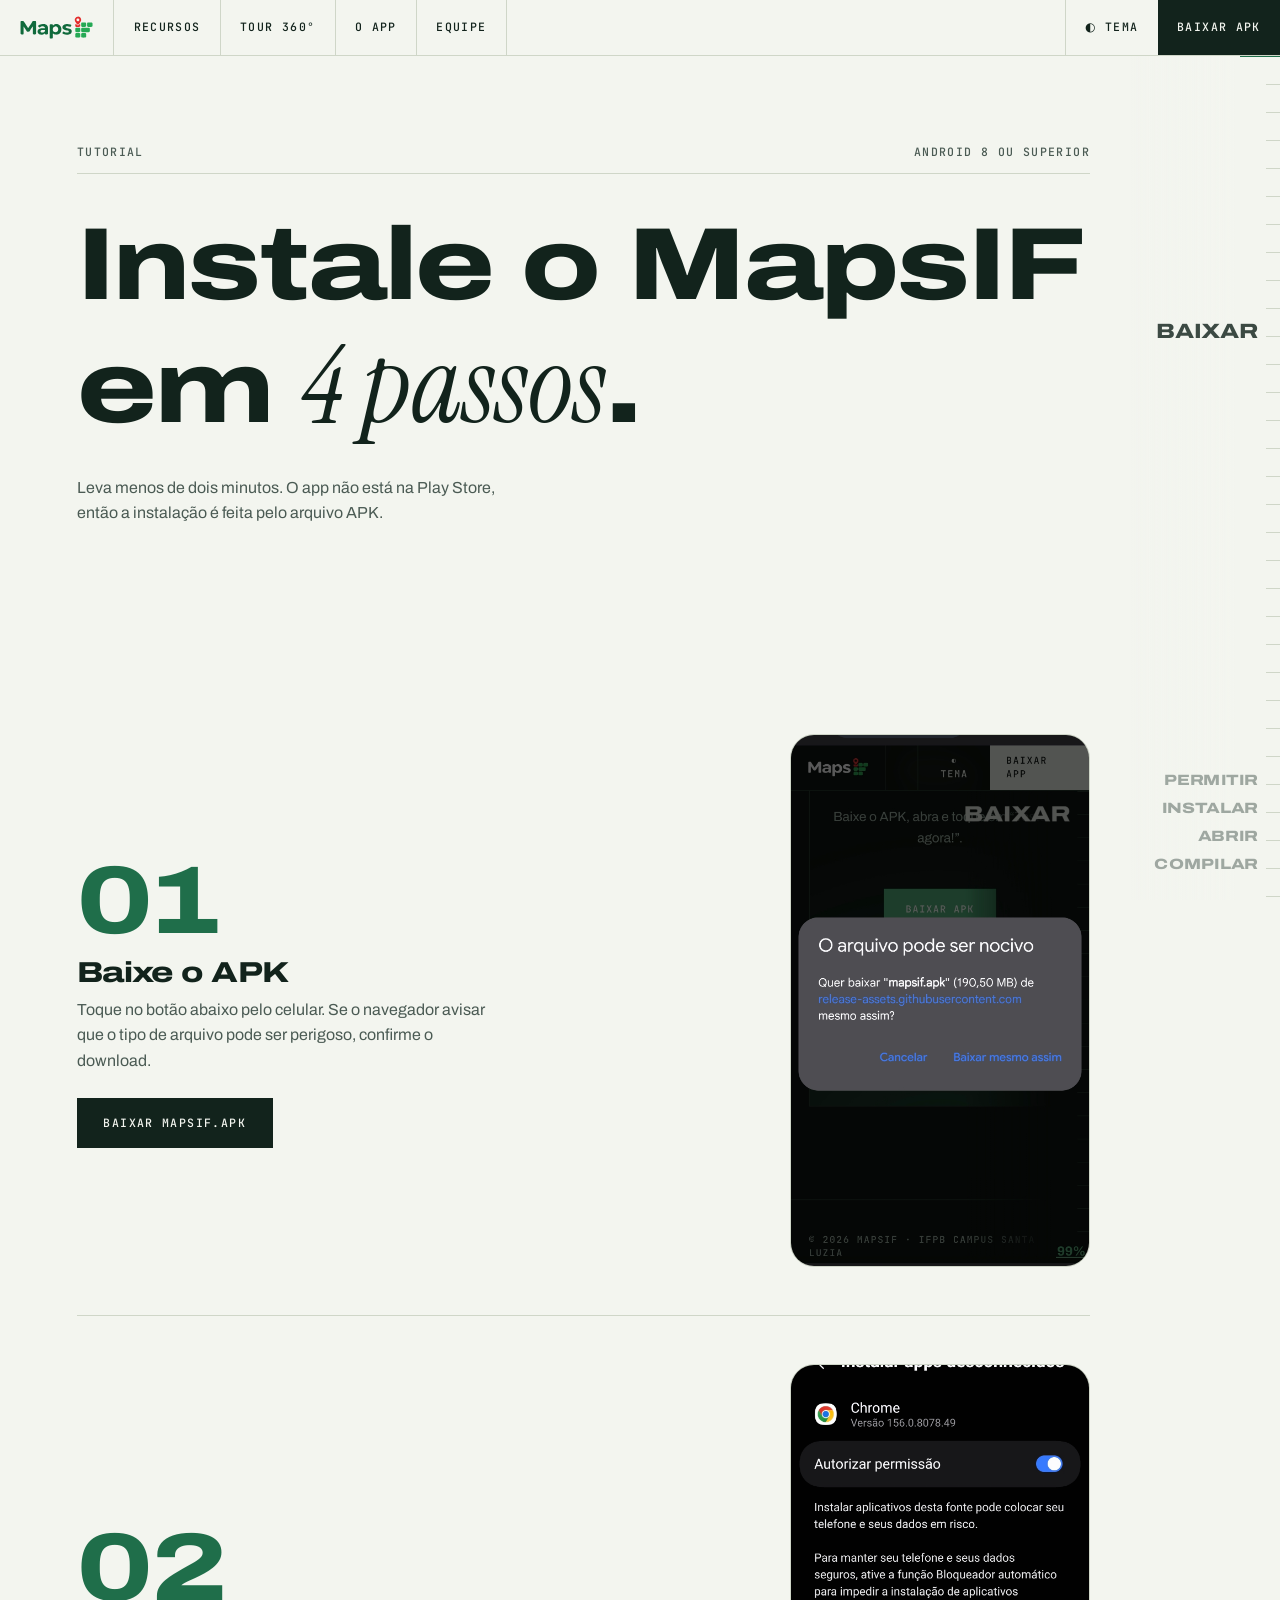
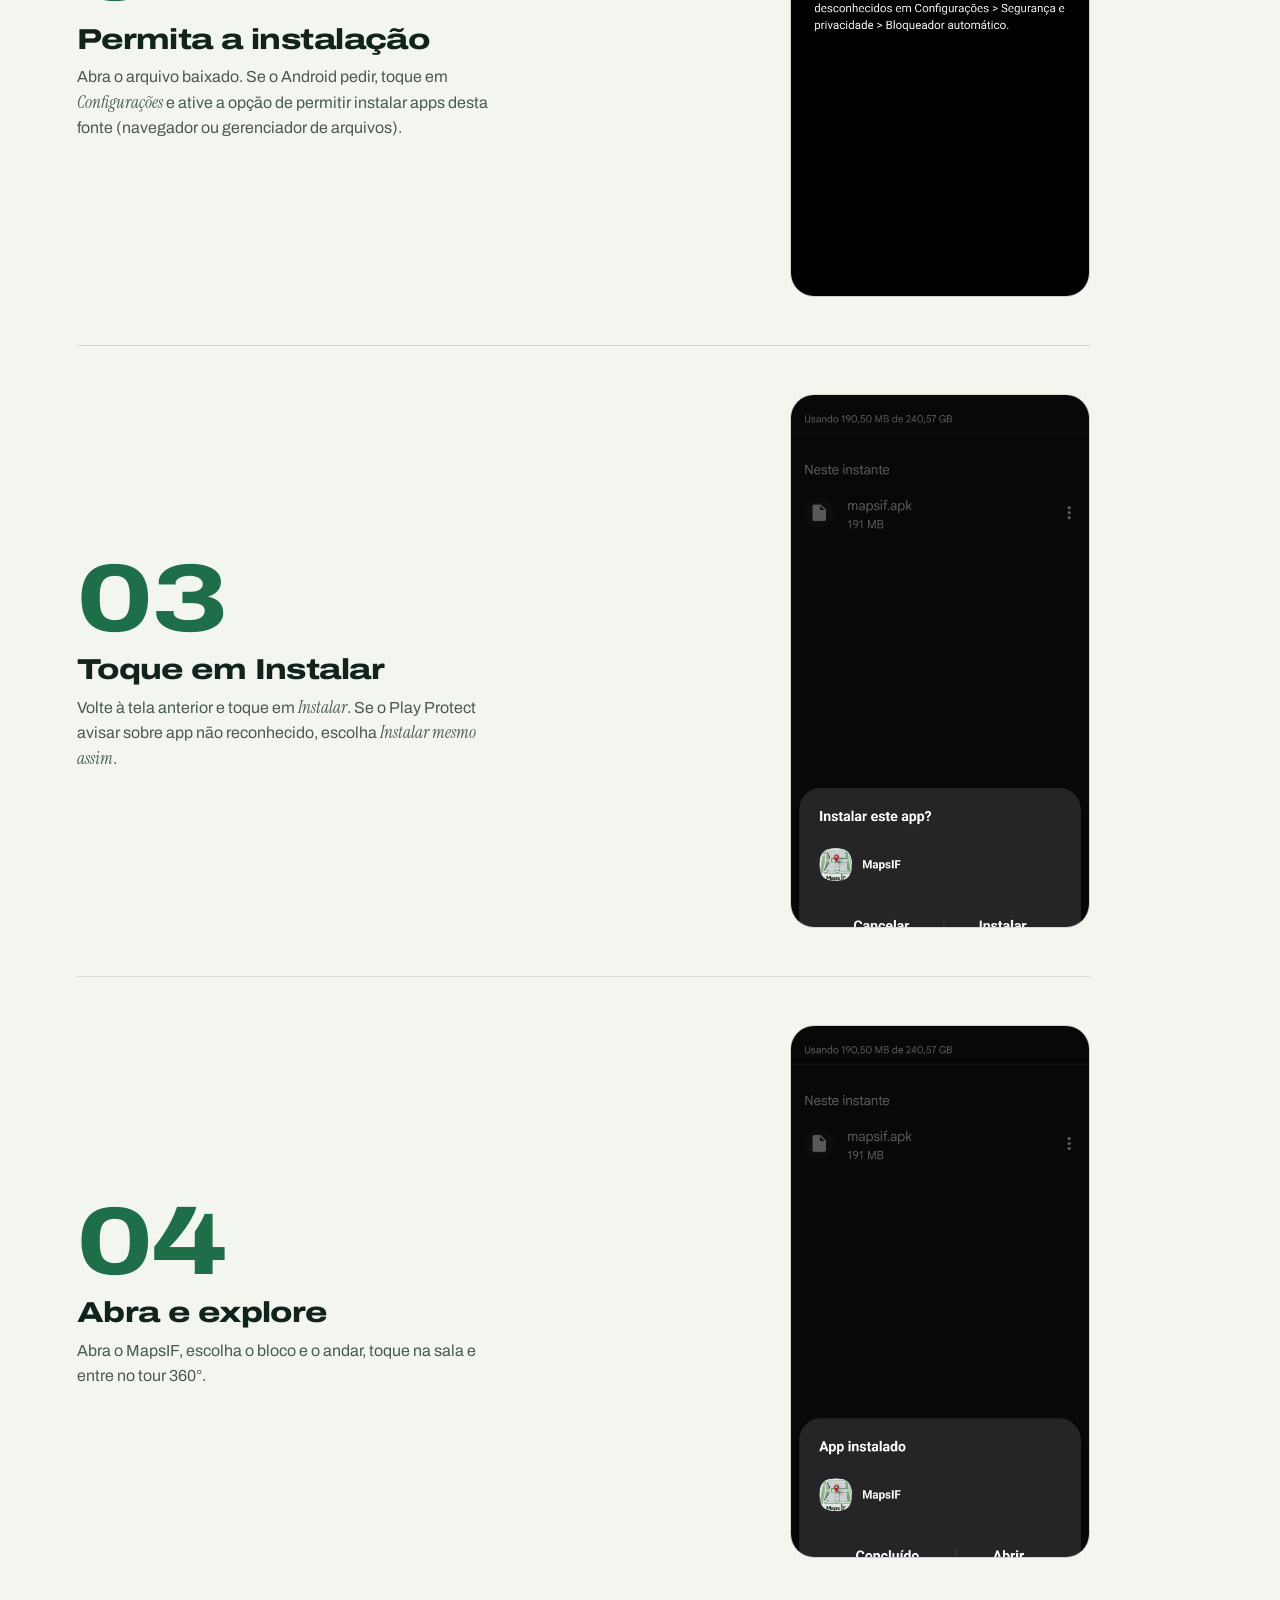
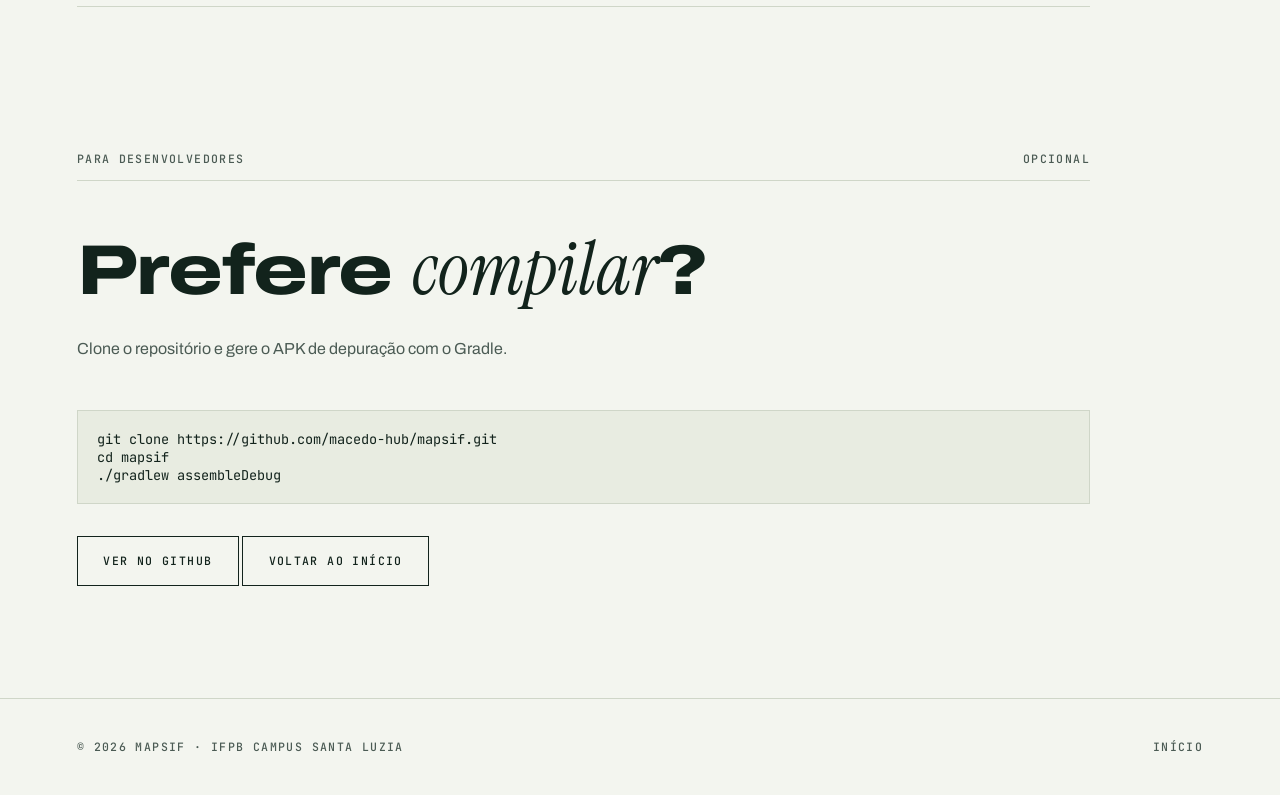
<file: pages/como-instalar.html>
<!DOCTYPE html>
<html lang="pt-BR">
<head>
<meta charset="utf-8">
<meta name="viewport" content="width=device-width, initial-scale=1">
<title>Como instalar o MapsIF</title>
<link rel="icon" href="img/geral/favicon.svg">
<link rel="preconnect" href="https://fonts.googleapis.com"><link rel="preconnect" href="https://fonts.gstatic.com" crossorigin>
<link href="https://fonts.googleapis.com/css2?family=Archivo:wdth,wght@62..125,100..900&family=Instrument+Serif:ital@1&family=JetBrains+Mono:wght@400;500&display=swap" rel="stylesheet">
<link rel="stylesheet" href="../assets/css/site.css">
<script>try{var t=localStorage.getItem("mapsif-tema");if(!t)t=matchMedia("(prefers-color-scheme: light)").matches?"claro":"escuro";document.documentElement.dataset.tema=t}catch(e){document.documentElement.dataset.tema="escuro"}</script>
</head>
<body>
<nav>
 <a href="../index.html"><img id="lg" src="img/geral/logo-mapsif-branca.svg" alt="MapsIF"></a>
 <a class="lk mono" href="../index.html#recursos">Recursos</a><a class="lk mono" href="../index.html#tour">Tour 360°</a><a class="lk mono" href="../index.html#app">O app</a><a class="lk mono" href="../index.html#devs">Equipe</a>
 <span class="sp"></span>
 <button id="tm" class="mono" aria-label="Alternar tema claro e escuro">◐ Tema</button>
 <a class="go mono" href="#baixar">Baixar APK</a>
</nav>

<aside id="ind" aria-label="Seções"><div class="tk"></div><div class="ps" id="ps"><b id="pc">0%</b></div>
 <a class="il" href="#passo1">BAIXAR</a><a class="il" href="#passo2">PERMITIR</a><a class="il" href="#passo3">INSTALAR</a><a class="il" href="#passo4">ABRIR</a><a class="il" href="#compilar">COMPILAR</a></aside>

<section class="solo top">
 <div class="hd mono r"><span>Tutorial</span><span>Android 8 ou superior</span></div>
 <h1 class="r" style="font-size:clamp(2.6rem,8vw,6.5rem)">Instale o MapsIF em <em>4 passos</em>.</h1>
 <p class="lede r">Leva menos de dois minutos. O app não está na Play Store, então a instalação é feita pelo arquivo APK.</p>
</section>

<section class="solo" id="baixar" style="padding-top:0">
 <div class="step r" id="passo1"><div><div class="n">01</div><h3>Baixe o APK</h3><p>Toque no botão abaixo pelo celular. Se o navegador avisar que o tipo de arquivo pode ser perigoso, confirme o download.</p><p style="margin-top:1.5rem"><a class="btn f mono" href="https://github.com/macedo-hub/mapsif/releases/latest/download/mapsif.apk">Baixar mapsif.apk</a></p></div><div class="shot r"><span class="mono">Print do passo 1</span><img src="../assets/tutorial/passo-1.png" alt="Baixando o APK" onerror="this.remove()"></div></div>
 <div class="step r" id="passo2"><div><div class="n">02</div><h3>Permita a instalação</h3><p>Abra o arquivo baixado. Se o Android pedir, toque em <em>Configurações</em> e ative a opção de permitir instalar apps desta fonte (navegador ou gerenciador de arquivos).</p></div><div class="shot r"><span class="mono">Print do passo 2</span><img src="../assets/tutorial/passo-2.png" alt="Permitindo a instalação" onerror="this.remove()"></div></div>
 <div class="step r" id="passo3"><div><div class="n">03</div><h3>Toque em Instalar</h3><p>Volte à tela anterior e toque em <em>Instalar</em>. Se o Play Protect avisar sobre app não reconhecido, escolha <em>Instalar mesmo assim</em>.</p></div><div class="shot r"><span class="mono">Print do passo 3</span><img src="../assets/tutorial/passo-3.png" alt="Instalando o app" onerror="this.remove()"></div></div>
 <div class="step r" id="passo4"><div><div class="n">04</div><h3>Abra e explore</h3><p>Abra o MapsIF, escolha o bloco e o andar, toque na sala e entre no tour 360°.</p></div><div class="shot r"><span class="mono">Print do passo 4</span><img src="../assets/tutorial/passo-4.png" alt="Usando o app" onerror="this.remove()"></div></div>
</section>

<section class="solo" id="compilar" style="padding-top:2rem">
 <div class="hd mono r"><span>Para desenvolvedores</span><span>Opcional</span></div>
 <h2 class="r">Prefere <em>compilar</em>?</h2>
 <p class="lede r">Clone o repositório e gere o APK de depuração com o Gradle.</p>
 <pre class="r">git clone https://github.com/macedo-hub/mapsif.git
cd mapsif
./gradlew assembleDebug</pre>
 <p style="margin-top:2rem" class="r"><a class="btn mono" href="https://github.com/macedo-hub/mapsif">Ver no GitHub</a> <a class="btn mono" href="../index.html">Voltar ao início</a></p>
</section>

<footer class="mono"><span>© 2026 MapsIF · IFPB Campus Santa Luzia</span><a href="../index.html">Início</a></footer>

<script>
(function(){var H=document.documentElement;
function tema(){return H.dataset.tema==="claro"?"claro":"escuro"}
function logo(){document.getElementById("lg").src="img/geral/logo-mapsif-"+(tema()==="claro"?"verde":"branca")+".svg"}logo();
document.getElementById("tm").onclick=function(){var n=tema()==="claro"?"escuro":"claro";H.dataset.tema=n;try{localStorage.setItem("mapsif-tema",n)}catch(e){}logo()};
var io=new IntersectionObserver(function(es){es.forEach(function(e){if(e.isIntersecting){e.target.classList.add("v");io.unobserve(e.target)}})},{threshold:.15});
document.querySelectorAll(".r").forEach(function(el){io.observe(el)})})();
</script>
<script src="../assets/js/indicador.js"></script>
<script>indicador(["passo1","passo2","passo3","passo4","compilar"])</script>
</body>
</html>
</file>
<file: assets/css/site.css>
:root{--bg:#0a130e;--bg2:#101d15;--tx:#eaf2ec;--tx2:#9fb3a7;--ln:#23382c;--pr:#4faf79;--ac:#ff5a4d;--az:#3d6bff;--lc:#292929;--sans:'Archivo',sans-serif;--mono:'JetBrains Mono',monospace;--ser:'Instrument Serif',serif}
[data-tema=claro]{--lc:#fff;--bg:#f3f5ef;--bg2:#e8ece1;--tx:#12231c;--tx2:#4b5b54;--ln:#cfd6c8;--pr:#1f6e4a}
*{box-sizing:border-box;margin:0}html{scroll-behavior:smooth}
body{background:var(--bg);color:var(--tx);font:400 1rem/1.6 var(--sans);overflow-x:hidden;transition:background .5s,color .5s}
body.espera{overflow:hidden}
a{color:inherit;text-decoration:none}:focus-visible{outline:2px solid var(--pr);outline-offset:3px}
.mono{font:500 .72rem/1.4 var(--mono);letter-spacing:.12em;text-transform:uppercase}
h1,h2,h3{font-stretch:125%;font-weight:800;line-height:1;letter-spacing:-.02em}
em{font:italic 400 1.05em var(--ser);font-stretch:100%;letter-spacing:0}
/* carregamento */
#load{position:fixed;inset:0;z-index:99;background:var(--lc);display:grid;place-items:center;transition:clip-path 1s cubic-bezier(.77,0,.18,1);clip-path:inset(0)}
#load.sai{clip-path:inset(0 0 100% 0)}
#load video,#load img{position:absolute;width:min(80vmin,720px);aspect-ratio:1;object-fit:contain}
#load .bar{position:absolute;bottom:8vh;width:min(300px,60vw);height:2px;background:var(--ln)}
#load .bar i{display:block;height:100%;width:0;background:var(--pr)}
/* topo */
nav{position:fixed;top:0;inset-inline:0;z-index:50;display:flex;align-items:center;height:56px;background:color-mix(in srgb,var(--bg) 80%,transparent);backdrop-filter:blur(14px);border-bottom:1px solid var(--ln)}
nav>*{height:100%;display:flex;align-items:center;padding:0 1.2rem;border-right:1px solid var(--ln)}
nav .sp{flex:1;border:0}nav img{height:26px}
nav a:hover,nav button:hover{background:var(--bg2)}
nav button{background:0;border:0;color:inherit;cursor:pointer;border-left:1px solid var(--ln)}
nav .go{background:var(--tx);color:var(--bg);border:0}
@media(max-width:800px){nav .lk{display:none}}
/* hero */
.hero{height:100svh;min-height:640px;position:relative;display:grid;place-items:center;text-align:center;overflow:hidden;perspective:1500px}
.orb{position:absolute;border-radius:50%;border:1px solid;animation:giro 60s linear infinite;pointer-events:none;opacity:0;transition:opacity 2s 1s}
.pronto .orb{opacity:.7}
.o1{width:70vmin;height:70vmin;border-color:var(--pr) transparent transparent var(--pr)}
.o2{width:105vmin;height:105vmin;border-color:var(--az) var(--az) transparent transparent;animation-duration:90s;animation-direction:reverse}
.o3{width:140vmin;height:140vmin;border-color:transparent var(--ac) var(--ac) transparent;animation-duration:120s}
@keyframes giro{to{rotate:360deg}}
.tilt{position:absolute;inset:0;transform-style:preserve-3d}
.mc{position:absolute;left:50%;top:50%;margin:calc(var(--w)*-.375) 0 0 calc(var(--w)*-.5);width:var(--w);aspect-ratio:4/3;border-radius:10px;overflow:hidden;border:1px solid var(--ln);background:var(--bg2);transform:translateZ(var(--z));opacity:0;transition:opacity .6s calc(var(--i)*.07s);animation:fl 9s ease-in-out infinite alternate;animation-delay:calc(var(--i)*-1.3s);will-change:translate}
.pronto .mc{opacity:1}
.mc .pv{position:absolute;left:0;top:0;height:100%;width:300%;background-repeat:repeat-x;background-size:50% 100%;opacity:0;transition:opacity .8s;will-change:transform;animation:pan calc(24s + var(--i)*3s) linear infinite}
.mc.ok .pv{opacity:1}
.mc:not(.ok):before{content:"";position:absolute;inset:0;background:linear-gradient(100deg,transparent 30%,color-mix(in srgb,var(--pr) 35%,transparent),transparent 70%) 0 0/200% 100%;animation:pl 1.4s ease-in-out infinite alternate}
.mc:not(.ok):after{content:"carregando 360°";position:absolute;inset:0;display:grid;place-items:center;font:500 .6rem var(--mono);letter-spacing:.1em;text-transform:uppercase;color:var(--tx2)}
.mc b{position:absolute;left:6px;bottom:5px;font:500 .55rem var(--mono);letter-spacing:.08em;text-transform:uppercase;color:#fff;background:#0009;padding:2px 6px;border-radius:3px}
@keyframes pan{to{transform:translateX(-50%)}}@keyframes pl{from{opacity:.3}to{opacity:1}}.pausa .mc,.pausa .mc .pv,.pausa .orb{animation-play-state:paused}@keyframes sh{to{background-position:-200% 0}}@keyframes fl{from{translate:0 -8px}to{translate:0 10px}}
@media(max-width:700px){.mc:nth-child(n+9){display:none}}
.hero .tx{position:relative;z-index:5;padding:0 1.5rem}
.hero h1{font-size:clamp(3.4rem,13vw,11rem);display:flex;justify-content:center;overflow:hidden;text-shadow:0 0 40px var(--bg)}
.hero h1 span{display:inline-block;transform:translateY(110%);transition:transform 1s cubic-bezier(.2,.9,.2,1) calc(var(--i)*.07s + .3s)}
.pronto .hero h1 span{transform:none}
.hero p.sub{font-size:clamp(1.4rem,3.4vw,2.6rem);font-stretch:112%;font-weight:700;margin-top:1rem;text-shadow:0 0 30px var(--bg)}
.hero p.d{max-width:520px;margin:1rem auto 1.8rem;color:var(--tx2);text-shadow:0 0 20px var(--bg)}
.btn{display:inline-flex;gap:.6rem;align-items:center;padding:1rem 1.6rem;border:1px solid var(--tx);transition:.25s}
.btn.f{background:var(--tx);color:var(--bg)}.btn:hover{background:var(--pr);border-color:var(--pr);color:#fff}
.hero .mono.n{margin-top:1.4rem;color:var(--tx2)}
/* faixa */
.mq{border-block:1px solid var(--ln);overflow:hidden;white-space:nowrap;padding:1rem 0;background:var(--bg2)}
.mq div{display:inline-block;animation:mq 30s linear infinite}.mq span{margin:0 2rem}.mq span:before{content:"▪";color:var(--pr);margin-right:2rem}
@keyframes mq{to{transform:translateX(-50%)}}
/* indicador lateral */
#ind{position:fixed;right:0;top:56px;bottom:0;width:150px;z-index:40;padding:1.2rem 1rem;display:flex;flex-direction:column;justify-content:space-between;text-align:right;pointer-events:none;background:linear-gradient(90deg,transparent,var(--bg) 70%)}
#ind a{pointer-events:auto;color:var(--tx2);font:800 .95rem var(--sans);font-stretch:125%;transition:.3s}#ind a.on{color:var(--tx);font-size:1.3rem}
#ind .tk{position:absolute;right:0;top:0;bottom:0;width:14px;background:repeating-linear-gradient(var(--ln) 0 1px,transparent 1px 28px)}
#ind .ps{position:absolute;right:0;width:40px;height:1px;background:var(--pr);top:0}#ind .ps b{position:absolute;right:4px;top:-1.2em;color:var(--pr)}
@media(max-width:1100px){#ind{display:none}}
/* seções */
section{padding:7rem clamp(1.2rem,6vw,5rem);max-width:1500px;margin:auto;position:relative}
@media(min-width:1101px){section{padding-right:190px}}
.hd{border-bottom:1px solid var(--ln);padding-bottom:.8rem;margin-bottom:2.5rem;color:var(--tx2);display:flex;justify-content:space-between}
h2{font-size:clamp(2rem,5.5vw,4.6rem);max-width:15ch}
.lede{color:var(--tx2);max-width:50ch;margin:1.2rem 0 3rem}
.r{opacity:0;transform:translateY(60px) scale(.97);clip-path:inset(0 0 20% 0);transition:all 1s cubic-bezier(.2,.9,.2,1) calc(var(--i,0)*.12s)}
.r.v{opacity:1;transform:none;clip-path:inset(0)}
.gr{display:grid;grid-template-columns:repeat(auto-fit,minmax(280px,1fr));border:1px solid var(--ln)}
.gr>*{border-right:1px solid var(--ln);border-bottom:1px solid var(--ln);margin:0 -1px -1px 0}
.cd .mono{display:flex;justify-content:space-between;padding:.8rem 1.2rem;color:var(--tx2);border-bottom:1px solid var(--ln)}
.cd .im{aspect-ratio:4/3;background-position:var(--x,0%) 50%;background-size:300% auto;background-repeat:repeat-x;transition:background-position 6s linear}
.cd:hover .im{background-position:calc(var(--x,0%) + 50%) 50%}
.cd h3{font-size:1.5rem;padding:1.2rem 1.2rem .4rem}.cd p{padding:0 1.2rem 1.5rem;color:var(--tx2)}
#pano{height:min(70vh,620px);border:1px solid var(--ln);background:var(--bg2)}
.fones{display:grid;grid-template-columns:repeat(auto-fit,minmax(170px,1fr));gap:1.5rem}
.fone{aspect-ratio:9/19;border:1px solid var(--ln);border-radius:28px;background:linear-gradient(160deg,var(--bg2),var(--bg));display:grid;place-items:center;text-align:center;color:var(--tx2);overflow:hidden;position:relative;transition:transform .5s}
.fone:nth-child(odd){margin-top:3rem}.fone:hover{transform:translateY(-12px) rotate(-1.5deg)}
.fone img{position:absolute;inset:0;width:100%;height:100%;object-fit:cover}
.vid{aspect-ratio:9/16;width:min(100%,360px);margin-inline:auto;border:1px solid var(--ln);background:var(--bg2);position:relative;overflow:hidden}
.vid video{width:100%;height:100%;object-fit:cover}
.dl{text-align:center;border:1px solid var(--ln);padding:5rem 1.5rem;background:radial-gradient(circle at 50% 120%,color-mix(in srgb,var(--pr) 35%,transparent),transparent 60%)}
.dl h2{margin:0 auto 1.2rem;max-width:none;font-size:clamp(2.4rem,7vw,6rem)}
.dl .bt{display:flex;gap:1rem;justify-content:center;flex-wrap:wrap;margin-top:2rem}
.dev{text-align:left}.dev img{width:100%;aspect-ratio:1;object-fit:cover;filter:grayscale(1);transition:.6s}.dev:hover img{filter:none}
.dev h3{font-size:1.3rem;padding:1.2rem 1.2rem .3rem}.dev p{padding:0 1.2rem 1.5rem;color:var(--tx2)}
footer{border-top:1px solid var(--ln);padding:2.5rem clamp(1.2rem,6vw,5rem);display:flex;justify-content:space-between;flex-wrap:wrap;gap:1rem;color:var(--tx2)}
@media(prefers-reduced-motion:reduce){*{animation:none!important;transition-duration:.01s!important}.r,.pn,.hero h1 span{opacity:1;transform:none;clip-path:none}}

.chips{display:flex;flex-wrap:wrap;gap:.5rem;margin-bottom:1rem}.chips button{background:0;border:1px solid var(--ln);color:var(--tx2);padding:.5rem .8rem;cursor:pointer;transition:.2s}.chips button.on,.chips button:hover{background:var(--tx);color:var(--bg)}
[data-tema=claro] .fone .esc,[data-tema=escuro] .fone .cla{display:none}
section.solo{padding-right:clamp(1.2rem,6vw,5rem)}.solo.top{padding-top:9rem}
.step{display:grid;grid-template-columns:1fr minmax(180px,300px);gap:2.5rem;border-bottom:1px solid var(--ln);padding:3rem 0;align-items:center}
.step .n{font:800 clamp(3rem,8vw,6rem)/1 var(--sans);font-stretch:125%;color:var(--pr)}.step h3{font-size:1.8rem;margin:.6rem 0}.step p{color:var(--tx2);max-width:46ch}
.shot{aspect-ratio:9/16;border:1px solid var(--ln);border-radius:24px;background:var(--bg2);display:grid;place-items:center;text-align:center;color:var(--tx2);position:relative;overflow:hidden;padding:1rem}.shot img{position:absolute;inset:0;width:100%;height:100%;object-fit:cover}
pre{background:var(--bg2);border:1px solid var(--ln);padding:1.2rem;overflow-x:auto;font:400 .85rem var(--mono);margin-top:1.5rem}
@media(max-width:800px){.step{grid-template-columns:1fr}}

#ind{display:block}
#ind a.il{position:absolute;right:1.4rem;top:0;white-space:nowrap;transform-origin:100% 0;font-size:1.5rem;transition:color .3s}
#ind a.il.on{color:var(--tx);font-size:1.5rem}

@media(min-width:1101px){section.solo{padding-right:190px}}
@media(max-width:1100px){#ind{display:none!important}}
@media(max-width:700px){
 nav>*{padding:0 .9rem}nav img{height:22px}
 nav .go,nav button{white-space:nowrap;font-size:.62rem;letter-spacing:.08em}
 .mc b{display:none}
 .mc{width:calc(var(--w)*.8);margin:calc(var(--w)*-.3) 0 0 calc(var(--w)*-.4)}
 .pronto .mc{opacity:.8}
 .mc:not(.ok):after{font-size:.45rem}
 .hero .btn{margin:.3rem}
}
</file>
